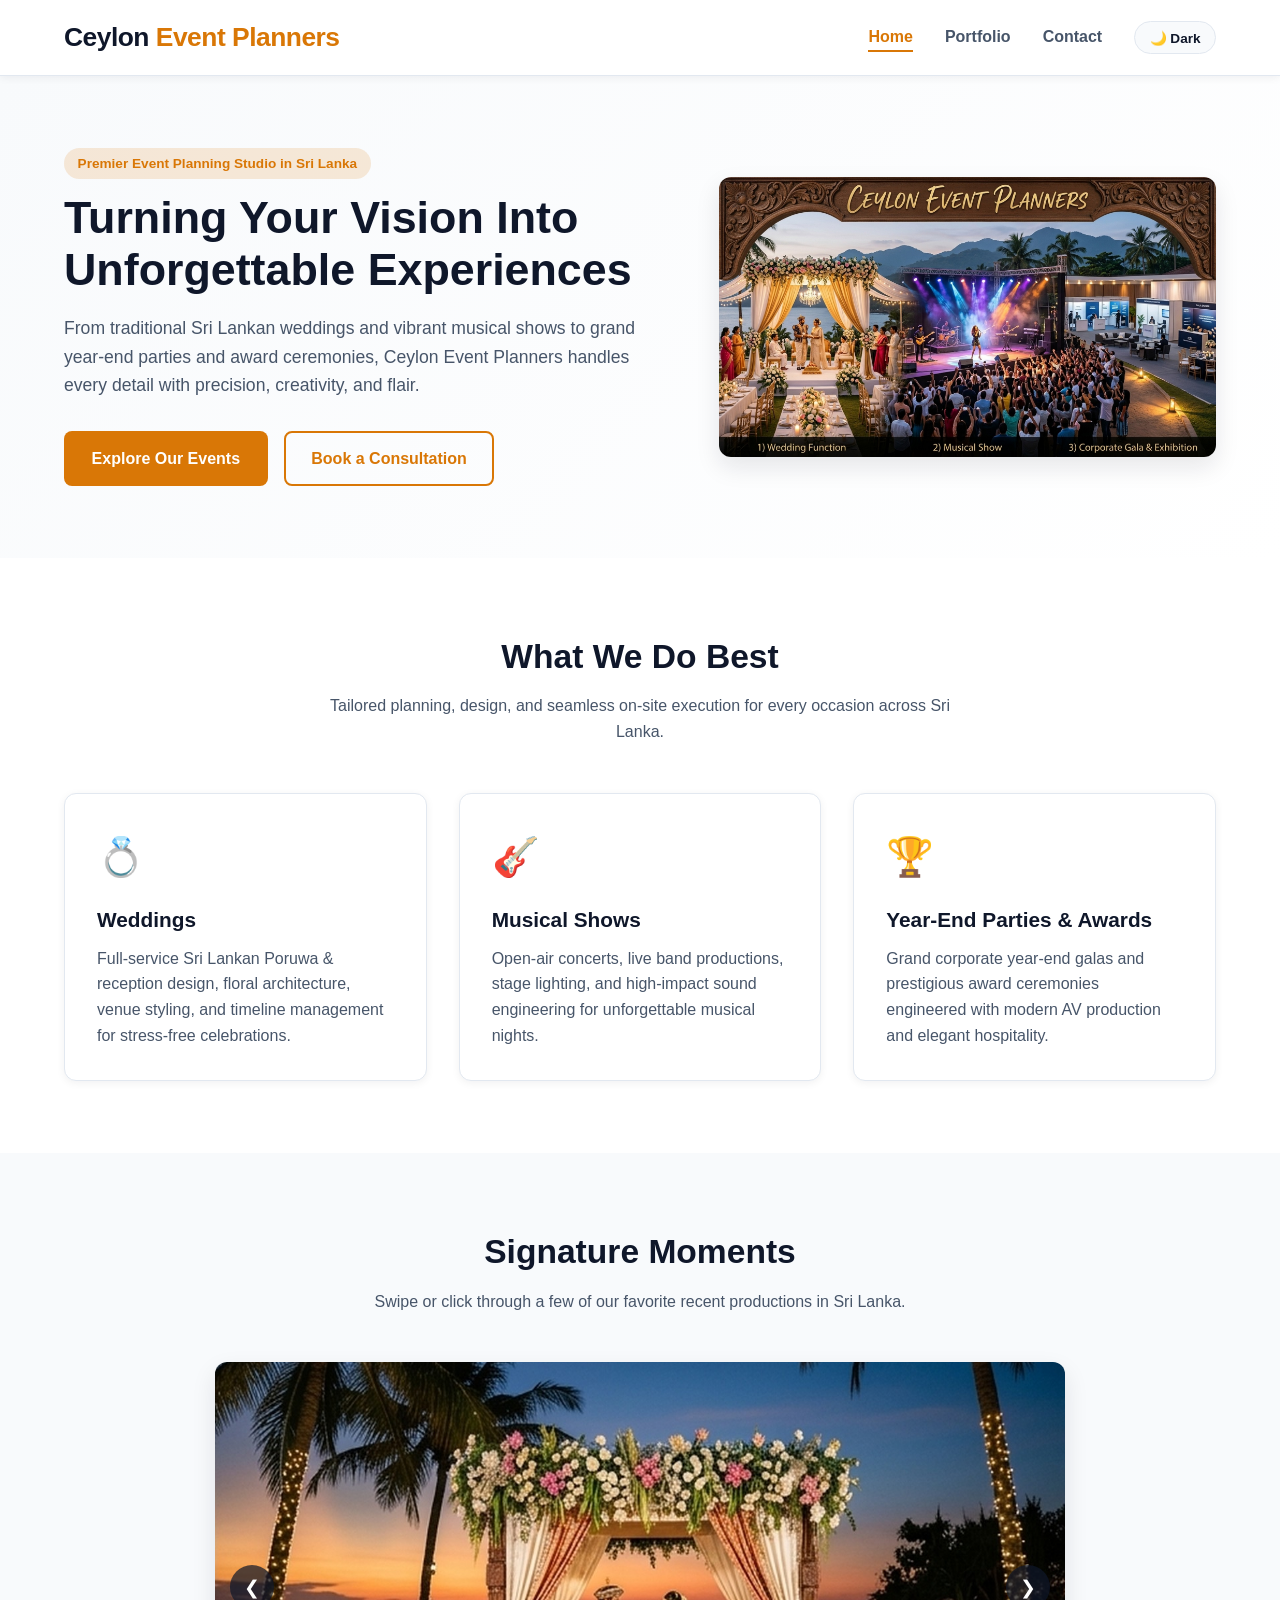
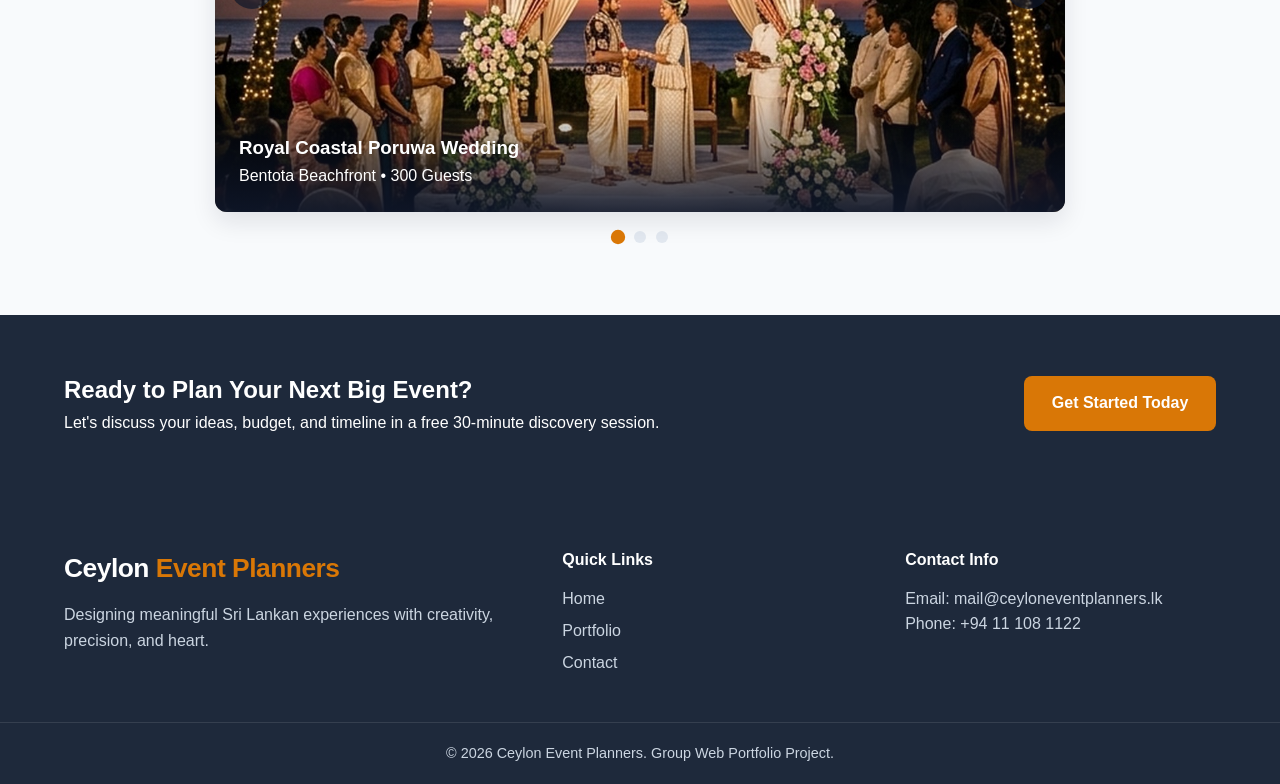
<file: index.html>
<!DOCTYPE html>
<html lang="en">
<head>
  <meta charset="UTF-8" />
  <meta name="viewport" content="width=device-width, initial-scale=1.0" />
  <title>Ceylon Event Planners | Bespoke Event Planning Portfolio</title>
  <link rel="stylesheet" href="css/style.css" />
</head>
<body>
  <header class="site-header">
    <div class="container nav-container">
      <a href="index.html" class="logo">Ceylon <span>Event Planners</span></a>
      <button class="menu-toggle" id="menuToggle" aria-label="Toggle navigation" aria-expanded="false">
        <span class="bar"></span>
        <span class="bar"></span>
        <span class="bar"></span>
      </button>
      <nav class="main-nav" id="mainNav">
        <ul>
          <li><a href="index.html" class="active">Home</a></li>
          <li><a href="portfolio.html">Portfolio</a></li>
          <li><a href="contact.html">Contact</a></li>
          <li><button id="themeToggle" class="theme-btn" aria-label="Toggle Dark Mode">🌙 Dark</button></li>
        </ul>
      </nav>
    </div>
  </header>

  <main>
    <!-- Hero Section -->
    <section class="hero">
      <div class="container hero-grid">
        <div class="hero-content fade-in">
          <span class="badge">Premier Event Planning Studio in Sri Lanka</span>
          <h1>Turning Your Vision Into Unforgettable Experiences</h1>
          <p>From traditional Sri Lankan weddings and vibrant musical shows to grand year-end parties and award ceremonies, Ceylon Event Planners handles every detail with precision, creativity, and flair.</p>
          <div class="hero-actions">
            <a href="portfolio.html" class="btn btn-primary">Explore Our Events</a>
            <a href="contact.html" class="btn btn-outline">Book a Consultation</a>
          </div>
        </div>
        <div class="hero-media fade-in">
          <img src="images/hero-banner.jpg" alt="Ceylon Event Planners Showcase" class="hero-img" />
        </div>
      </div>
    </section>

    <!-- Services Section -->
    <section class="services section-padding">
      <div class="container">
        <div class="section-header">
          <h2>What We Do Best</h2>
          <p>Tailored planning, design, and seamless on-site execution for every occasion across Sri Lanka.</p>
        </div>
        <div class="services-grid">
          <article class="card service-card">
            <div class="card-icon">💍</div>
            <h3>Weddings</h3>
            <p>Full-service Sri Lankan Poruwa &amp; reception design, floral architecture, venue styling, and timeline management for stress-free celebrations.</p>
          </article>
          <article class="card service-card">
            <div class="card-icon">🎸</div>
            <h3>Musical Shows</h3>
            <p>Open-air concerts, live band productions, stage lighting, and high-impact sound engineering for unforgettable musical nights.</p>
          </article>
          <article class="card service-card">
            <div class="card-icon">🏆</div>
            <h3>Year-End Parties &amp; Awards</h3>
            <p>Grand corporate year-end galas and prestigious award ceremonies engineered with modern AV production and elegant hospitality.</p>
          </article>
        </div>
      </div>
    </section>

    <!-- Interactive Highlight Slider Section (Wedding, Year-End Party, Musical Show) -->
    <section class="featured-slider section-padding bg-alt">
      <div class="container">
        <div class="section-header">
          <h2>Signature Moments</h2>
          <p>Swipe or click through a few of our favorite recent productions in Sri Lanka.</p>
        </div>
        <div class="slider-wrapper">
          <button class="slider-btn prev-btn" id="prevSlide" aria-label="Previous slide">&#10094;</button>
          <div class="slider-track" id="sliderTrack">
            <article class="slide active">
              <img src="images/wedding-gala.jpg" alt="Royal Coastal Poruwa Wedding" />
              <div class="slide-caption">
                <h3>Royal Coastal Poruwa Wedding</h3>
                <p>Bentota Beachfront &bull; 300 Guests</p>
              </div>
            </article>
            <article class="slide">
              <img src="images/year-end-party.jpg" alt="Colombo Grand Year-End Party" />
              <div class="slide-caption">
                <h3>Colombo Grand Year-End Party</h3>
                <p>Shangri-La Ballroom, Colombo &bull; 450 Guests</p>
              </div>
            </article>
            <article class="slide">
              <img src="images/musical-show.jpg" alt="Kandy Hills Live Musical Show" />
              <div class="slide-caption">
                <h3>Kandy Hills Live Musical Show</h3>
                <p>Kandy Open-Air Arena &bull; 2,500 Guests</p>
              </div>
            </article>
          </div>
          <button class="slider-btn next-btn" id="nextSlide" aria-label="Next slide">&#10095;</button>
        </div>
        <div class="slider-dots" id="sliderDots"></div>
      </div>
    </section>

    <!-- Call To Action -->
    <section class="cta-banner">
      <div class="container cta-flex">
        <div>
          <h2>Ready to Plan Your Next Big Event?</h2>
          <p>Let's discuss your ideas, budget, and timeline in a free 30-minute discovery session.</p>
        </div>
        <a href="contact.html" class="btn btn-primary">Get Started Today</a>
      </div>
    </section>
  </main>

  <footer class="site-footer">
    <div class="container footer-grid">
      <div>
        <a href="index.html" class="logo footer-logo">Ceylon <span>Event Planners</span></a>
        <p>Designing meaningful Sri Lankan experiences with creativity, precision, and heart.</p>
      </div>
      <div>
        <h4>Quick Links</h4>
        <ul>
          <li><a href="index.html">Home</a></li>
          <li><a href="portfolio.html">Portfolio</a></li>
          <li><a href="contact.html">Contact</a></li>
        </ul>
      </div>
      <div>
        <h4>Contact Info</h4>
        <p>Email: mail@ceyloneventplanners.lk</p>
        <p>Phone: +94 11 108 1122</p>
      </div>
    </div>
    <div class="footer-bottom">
      <p>&copy; 2026 Ceylon Event Planners. Group Web Portfolio Project.</p>
    </div>
  </footer>

  <script src="js/script.js"></script>
</body>
</html>
</file>
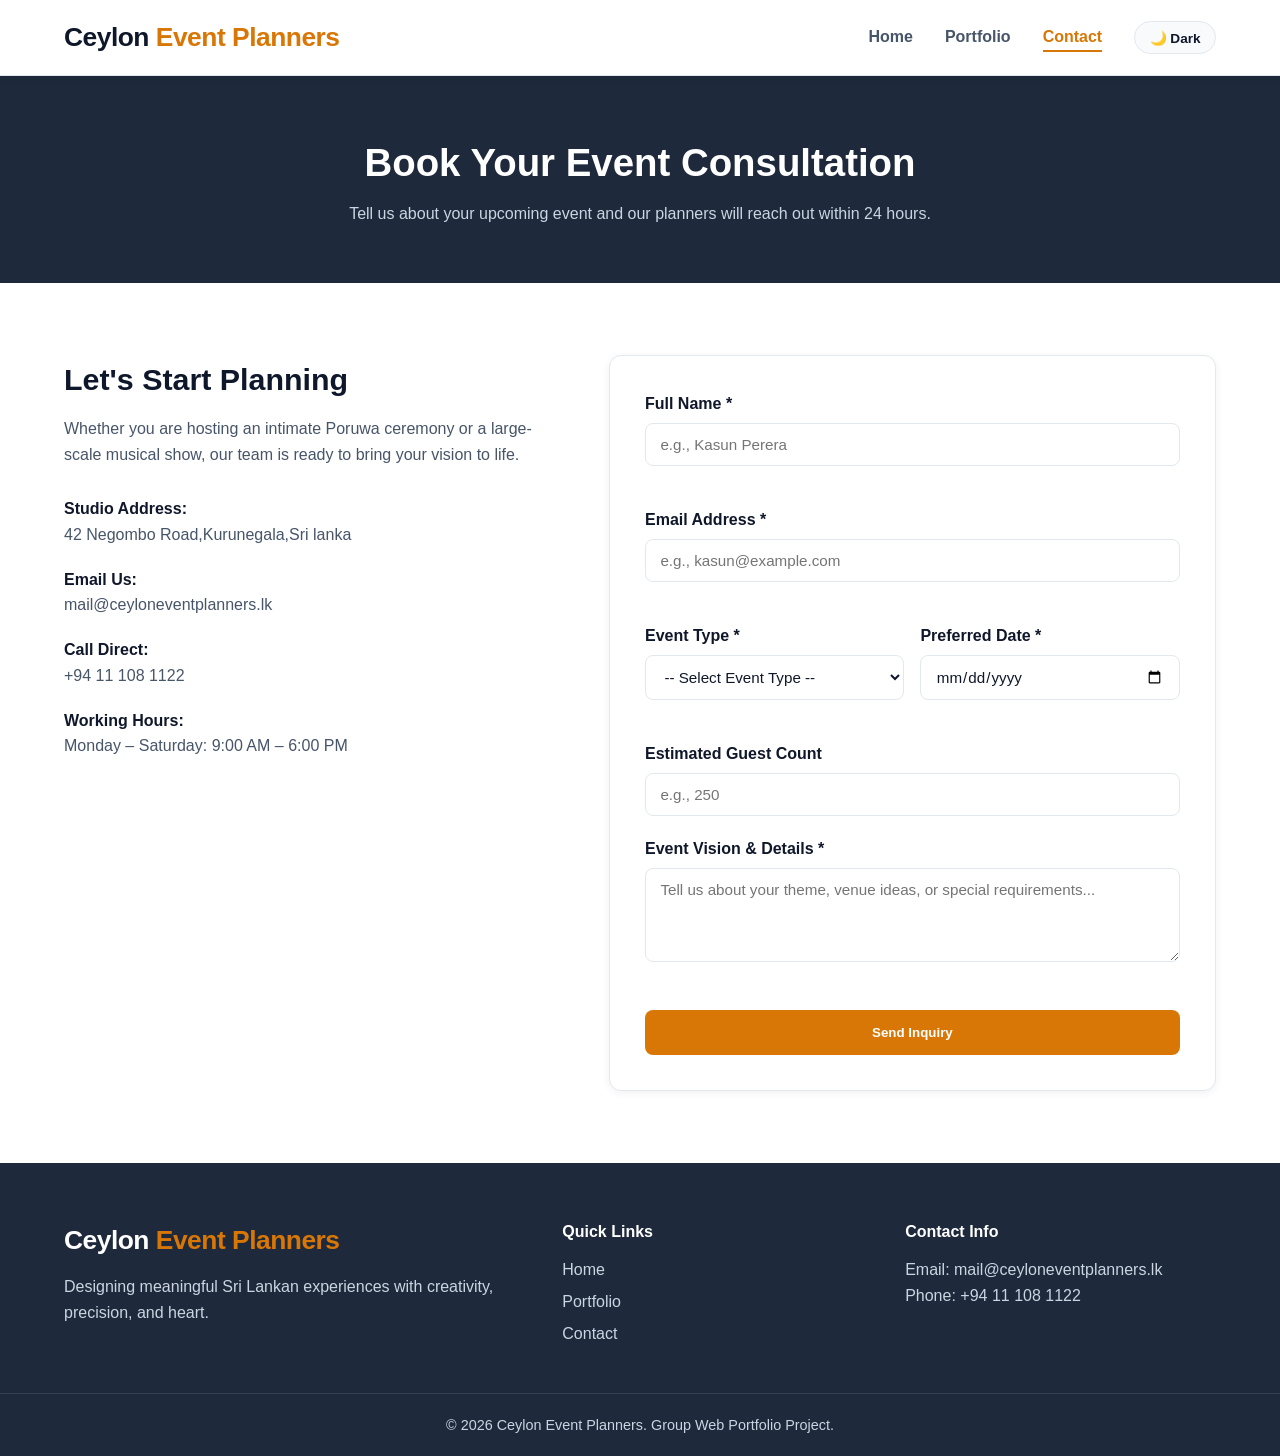
<file: contact.html>
<!DOCTYPE html>
<html lang="en">
<head>
  <meta charset="UTF-8" />
  <meta name="viewport" content="width=device-width, initial-scale=1.0" />
  <title>Contact Us | Ceylon Event Planners</title>
  <link rel="stylesheet" href="css/style.css" />
</head>
<body>
  <header class="site-header">
    <div class="container nav-container">
      <a href="index.html" class="logo">Ceylon <span>Event Planners</span></a>
      <button class="menu-toggle" id="menuToggle" aria-label="Toggle navigation" aria-expanded="false">
        <span class="bar"></span>
        <span class="bar"></span>
        <span class="bar"></span>
      </button>
      <nav class="main-nav" id="mainNav">
        <ul>
          <li><a href="index.html">Home</a></li>
          <li><a href="portfolio.html">Portfolio</a></li>
          <li><a href="contact.html" class="active">Contact</a></li>
          <li><button id="themeToggle" class="theme-btn" aria-label="Toggle Dark Mode">🌙 Dark</button></li>
        </ul>
      </nav>
    </div>
  </header>

  <main>
    <section class="page-banner">
      <div class="container">
        <h1>Book Your Event Consultation</h1>
        <p>Tell us about your upcoming event and our planners will reach out within 24 hours.</p>
      </div>
    </section>

    <section class="contact-section section-padding">
      <div class="container contact-grid">
        <article class="contact-info">
          <h2>Let's Start Planning</h2>
          <p>Whether you are hosting an intimate Poruwa ceremony or a large-scale musical show, our team is ready to bring your vision to life.</p>
          <div class="info-item">
            <strong>Studio Address:</strong>
            <p>42 Negombo Road,Kurunegala,Sri lanka</p>
          </div>
          <div class="info-item">
            <strong>Email Us:</strong>
            <p>mail@ceyloneventplanners.lk</p>
          </div>
          <div class="info-item">
            <strong>Call Direct:</strong>
            <p>+94 11 108 1122</p>
          </div>
          <div class="info-item">
            <strong>Working Hours:</strong>
            <p>Monday – Saturday: 9:00 AM – 6:00 PM</p>
          </div>
        </article>

       <article class="form-card">
  <form id="contactForm" novalidate>
    
    
    <div class="form-group">
      <label for="fullName">Full Name *</label>
      <input type="text" id="fullName" name="fullName" placeholder="e.g., Kasun Perera" required />
      <small class="error-msg" id="nameError"></small>
    </div>

    
    <div class="form-group">
      <label for="email">Email Address *</label>
      <input type="email" id="email" name="email" placeholder="e.g., kasun@example.com" required />
      <small class="error-msg" id="emailError" style="color: red; display: block; margin-top: 5px;"></small>
    </div>

    
    <div class="form-row">
      <div class="form-group">
        <label for="eventType">Event Type *</label>
        <select id="eventType" name="eventType" required>
          <option value="">-- Select Event Type --</option>
          <option value="Wedding">Wedding</option>
          <option value="Year-End Party">Year-End Party</option>
          <option value="Musical Show">Musical Show</option>
          <option value="Award Ceremony">Award Ceremony</option>
        </select>
        <small class="error-msg" id="typeError"></small>
      </div>

      <div class="form-group">
        <label for="eventDate">Preferred Date *</label>
        <input type="date" id="eventDate" name="eventDate" required />
        <small class="error-msg" id="dateError"></small>
      </div>
    </div>

    
    <div class="form-group">
      <label for="guests">Estimated Guest Count</label>
      <input type="number" id="guests" name="guests" min="10" max="5000" placeholder="e.g., 250" />
    </div>

   <div class="form-group">
      <label for="message">Event Vision &amp; Details *</label>
      <textarea id="message" name="message" rows="4" placeholder="Tell us about your theme, venue ideas, or special requirements..." required></textarea>
      <small class="error-msg" id="messageError"></small>
    </div>

    
    <button type="submit" class="btn btn-primary btn-block">Send Inquiry</button>
    <div class="form-success" id="formSuccess" role="status" aria-live="polite"></div>

 
  </form>
</article>
      </div>
    </section>
  </main>

  <footer class="site-footer">
    <div class="container footer-grid">
      <div>
        <a href="index.html" class="logo footer-logo">Ceylon <span>Event Planners</span></a>
        <p>Designing meaningful Sri Lankan experiences with creativity, precision, and heart.</p>
      </div>
      <div>
        <h4>Quick Links</h4>
        <ul>
          <li><a href="index.html">Home</a></li>
          <li><a href="portfolio.html">Portfolio</a></li>
          <li><a href="contact.html">Contact</a></li>
        </ul>
      </div>
      <div>
        <h4>Contact Info</h4>
        <p>Email: mail@ceyloneventplanners.lk</p>
        <p>Phone: +94 11 108 1122</p>
      </div>
    </div>
    <div class="footer-bottom">
      <p>&copy; 2026 Ceylon Event Planners. Group Web Portfolio Project.</p>
    </div>
  </footer>

  <script src="js/script.js"></script>
</body>
</html>
</file>
<file: css/style.css>
/* =========================================
   CSS Variables & Consistent Theme Setup
   ========================================= */
:root {
  --bg-color: #ffffff;
  --bg-alt: #f8fafc;
  --surface-color: #ffffff;
  --text-primary: #0f172a;
  --text-secondary: #475569;
  --primary-color: #d97706;
  --primary-hover: #b45309;
  --secondary-color: #1e293b;
  --border-color: #e2e8f0;
  --shadow-sm: 0 2px 8px rgba(15, 23, 42, 0.06);
  --shadow-md: 0 10px 25px rgba(15, 23, 42, 0.1);
  --radius: 12px;
  --transition: all 0.3s ease;
}

/* Dark Mode Theme */
body.dark-mode {
  --bg-color: #0f172a;
  --bg-alt: #1e293b;
  --surface-color: #1e293b;
  --text-primary: #f8fafc;
  --text-secondary: #cbd5e1;
  --primary-color: #f59e0b;
  --primary-hover: #fbbf24;
  --secondary-color: #020617;
  --border-color: #334155;
  --shadow-sm: 0 2px 8px rgba(0, 0, 0, 0.3);
  --shadow-md: 0 10px 25px rgba(0, 0, 0, 0.45);
}

/* Reset & Base Typography */
* {
  box-sizing: border-box;
  margin: 0;
  padding: 0;
}

body {
  font-family: 'Segoe UI', Roboto, Helvetica, Arial, sans-serif;
  background-color: var(--bg-color);
  color: var(--text-primary);
  line-height: 1.6;
  transition: background-color 0.3s ease, color 0.3s ease;
}

img {
  max-width: 100%;
  display: block;
}

a {
  text-decoration: none;
  color: inherit;
}

ul {
  list-style: none;
}

.container {
  width: 90%;
  max-width: 1200px;
  margin: 0 auto;
}

.section-padding {
  padding: 4.5rem 0;
}

.bg-alt {
  background-color: var(--bg-alt);
}

/* =========================================
   Header & Responsive Navigation (Flexbox)
   ========================================= */
.site-header {
  background-color: var(--surface-color);
  border-bottom: 1px solid var(--border-color);
  position: sticky;
  top: 0;
  z-index: 1000;
  box-shadow: var(--shadow-sm);
}

.nav-container {
  display: flex;
  justify-content: space-between;
  align-items: center;
  height: 75px;
}

.logo {
  font-size: 1.65rem;
  font-weight: 800;
  color: var(--text-primary);
  letter-spacing: -0.5px;
}

.logo span {
  color: var(--primary-color);
}

.main-nav ul {
  display: flex;
  align-items: center;
  gap: 2rem;
}

.main-nav a {
  font-weight: 600;
  color: var(--text-secondary);
  padding: 0.4rem 0;
  position: relative;
  transition: var(--transition);
}

.main-nav a:hover,
.main-nav a.active {
  color: var(--primary-color);
}

.main-nav a.active::after {
  content: '';
  position: absolute;
  bottom: 0;
  left: 0;
  width: 100%;
  height: 2px;
  background-color: var(--primary-color);
}

.theme-btn {
  background: var(--bg-alt);
  border: 1px solid var(--border-color);
  color: var(--text-primary);
  padding: 0.45rem 0.9rem;
  border-radius: 20px;
  cursor: pointer;
  font-weight: 600;
  font-size: 0.85rem;
  transition: var(--transition);
}

.theme-btn:hover {
  border-color: var(--primary-color);
}

/* Hamburger Menu Button (Hidden on Desktop) */
.menu-toggle {
  display: none;
  flex-direction: column;
  gap: 5px;
  background: none;
  border: none;
  cursor: pointer;
}

.menu-toggle .bar {
  width: 26px;
  height: 3px;
  background-color: var(--text-primary);
  border-radius: 3px;
  transition: var(--transition);
}

/* =========================================
   Buttons & Badges
   ========================================= */
.btn {
  display: inline-block;
  padding: 0.8rem 1.6rem;
  border-radius: 8px;
  font-weight: 600;
  cursor: pointer;
  transition: var(--transition);
  border: 2px solid transparent;
  text-align: center;
}

.btn-primary {
  background-color: var(--primary-color);
  color: #ffffff;
}

.btn-primary:hover {
  background-color: var(--primary-hover);
  transform: translateY(-2px);
}

.btn-outline {
  border-color: var(--primary-color);
  color: var(--primary-color);
  background: transparent;
}

.btn-outline:hover {
  background-color: var(--primary-color);
  color: #ffffff;
}

.btn-block {
  width: 100%;
}

.badge {
  display: inline-block;
  background-color: rgba(217, 119, 6, 0.15);
  color: var(--primary-color);
  padding: 0.3rem 0.85rem;
  border-radius: 20px;
  font-size: 0.85rem;
  font-weight: 700;
  margin-bottom: 0.8rem;
}

/* =========================================
   Hero Section & Keyframe Animation
   ========================================= */
.hero {
  padding: 4.5rem 0;
  background: linear-gradient(135deg, var(--bg-alt) 0%, var(--bg-color) 100%);
}

.hero-grid {
  display: grid;
  grid-template-columns: 1.1fr 0.9fr;
  gap: 3rem;
  align-items: center;
}

.hero-content h1 {
  font-size: 2.8rem;
  line-height: 1.15;
  margin-bottom: 1.2rem;
}

.hero-content p {
  font-size: 1.1rem;
  color: var(--text-secondary);
  margin-bottom: 2rem;
}

.hero-actions {
  display: flex;
  gap: 1rem;
  flex-wrap: wrap;
}

.hero-img {
  border-radius: var(--radius);
  box-shadow: var(--shadow-md);
  transition: transform 0.4s ease;
}

.hero-img:hover {
  transform: scale(1.02);
}

@keyframes fadeInUp {
  from {
    opacity: 0;
    transform: translateY(20px);
  }
  to {
    opacity: 1;
    transform: translateY(0);
  }
}

.fade-in {
  animation: fadeInUp 0.8s ease forwards;
}

/* =========================================
   Services & Cards (CSS Grid)
   ========================================= */
.section-header {
  text-align: center;
  max-width: 650px;
  margin: 0 auto 3rem;
}

.section-header h2 {
  font-size: 2.1rem;
  margin-bottom: 0.6rem;
}

.section-header p {
  color: var(--text-secondary);
}

.services-grid {
  display: grid;
  grid-template-columns: repeat(3, 1fr);
  gap: 2rem;
}

.card {
  background-color: var(--surface-color);
  border: 1px solid var(--border-color);
  border-radius: var(--radius);
  padding: 2rem;
  box-shadow: var(--shadow-sm);
  transition: var(--transition);
}

.service-card:hover {
  transform: translateY(-6px);
  box-shadow: var(--shadow-md);
  border-color: var(--primary-color);
}

.card-icon {
  font-size: 2.4rem;
  margin-bottom: 1rem;
}

.service-card h3 {
  margin-bottom: 0.6rem;
  font-size: 1.3rem;
}

.service-card p {
  color: var(--text-secondary);
}

/* =========================================
   Interactive Image Slider
   ========================================= */
.slider-wrapper {
  position: relative;
  max-width: 850px;
  margin: 0 auto;
  overflow: hidden;
  border-radius: var(--radius);
  box-shadow: var(--shadow-md);
}

.slide {
  display: none;
  position: relative;
}

.slide.active {
  display: block;
  animation: fadeInUp 0.5s ease;
}

.slide img {
  width: 100%;
  height: 450px;
  object-fit: cover;
}

.slide-caption {
  position: absolute;
  bottom: 0;
  left: 0;
  right: 0;
  background: linear-gradient(transparent, rgba(15, 23, 42, 0.9));
  color: #ffffff;
  padding: 2rem 1.5rem 1.5rem;
}

.slider-btn {
  position: absolute;
  top: 50%;
  transform: translateY(-50%);
  background: rgba(15, 23, 42, 0.7);
  color: #ffffff;
  border: none;
  width: 44px;
  height: 44px;
  border-radius: 50%;
  font-size: 1.2rem;
  cursor: pointer;
  z-index: 10;
  transition: var(--transition);
}

.slider-btn:hover {
  background: var(--primary-color);
}

.prev-btn { left: 15px; }
.next-btn { right: 15px; }

.slider-dots {
  display: flex;
  justify-content: center;
  gap: 0.6rem;
  margin-top: 1.2rem;
}

.dot {
  width: 12px;
  height: 12px;
  border-radius: 50%;
  background: var(--border-color);
  cursor: pointer;
  border: none;
  transition: var(--transition);
}

.dot.active {
  background: var(--primary-color);
  transform: scale(1.2);
}

/* =========================================
   CTA Banner & Page Banner
   ========================================= */
.cta-banner {
  background-color: var(--secondary-color);
  color: #ffffff;
  padding: 3.5rem 0;
}

.cta-flex {
  display: flex;
  justify-content: space-between;
  align-items: center;
  gap: 2rem;
  flex-wrap: wrap;
}

.page-banner {
  background-color: var(--secondary-color);
  color: #ffffff;
  padding: 3.5rem 0;
  text-align: center;
}

.page-banner h1 {
  font-size: 2.4rem;
  margin-bottom: 0.5rem;
}

.page-banner p {
  color: #cbd5e1;
}

/* =========================================
   Portfolio Grid, Filters & Modal
   ========================================= */
.filter-bar {
  display: flex;
  justify-content: center;
  flex-wrap: wrap;
  gap: 0.75rem;
  margin-bottom: 2.5rem;
}

.filter-btn {
  padding: 0.55rem 1.25rem;
  border-radius: 25px;
  border: 1px solid var(--border-color);
  background: var(--surface-color);
  color: var(--text-primary);
  font-weight: 600;
  cursor: pointer;
  transition: var(--transition);
}

.filter-btn:hover,
.filter-btn.active {
  background: var(--primary-color);
  color: #ffffff;
  border-color: var(--primary-color);
}

.portfolio-grid {
  display: grid;
  grid-template-columns: repeat(3, 1fr);
  gap: 2rem;
}

.portfolio-card {
  background: var(--surface-color);
  border: 1px solid var(--border-color);
  border-radius: var(--radius);
  overflow: hidden;
  box-shadow: var(--shadow-sm);
  transition: var(--transition);
  display: flex;
  flex-direction: column;
}

.portfolio-card:hover {
  transform: translateY(-6px);
  box-shadow: var(--shadow-md);
}

.portfolio-card img {
  width: 100%;
  height: 210px;
  object-fit: cover;
}

.portfolio-card-body {
  padding: 1.5rem;
  flex-grow: 1;
  display: flex;
  flex-direction: column;
}

.portfolio-card-body h3 {
  margin-bottom: 0.4rem;
  font-size: 1.25rem;
}

.portfolio-meta {
  font-size: 0.85rem;
  color: var(--text-secondary);
  margin-bottom: 0.8rem;
}

.portfolio-card-body p {
  color: var(--text-secondary);
  font-size: 0.95rem;
  margin-bottom: 1.2rem;
  flex-grow: 1;
}

/* Modal Popup */
.modal-overlay {
  display: none;
  position: fixed;
  inset: 0;
  background: rgba(15, 23, 42, 0.75);
  z-index: 2000;
  align-items: center;
  justify-content: center;
  padding: 1rem;
}

.modal-overlay.open {
  display: flex;
}

.modal-box {
  background: var(--surface-color);
  color: var(--text-primary);
  max-width: 650px;
  width: 100%;
  border-radius: var(--radius);
  overflow: hidden;
  position: relative;
  box-shadow: var(--shadow-md);
  animation: fadeInUp 0.35s ease;
  max-height: 90vh;
  overflow-y: auto;
}

.modal-close {
  position: absolute;
  top: 12px;
  right: 15px;
  background: rgba(15, 23, 42, 0.8);
  color: #ffffff;
  border: none;
  width: 36px;
  height: 36px;
  border-radius: 50%;
  font-size: 1.5rem;
  cursor: pointer;
}

.modal-img {
  width: 100%;
  height: 260px;
  object-fit: cover;
}

.modal-body {
  padding: 1.8rem;
}

.modal-meta {
  color: var(--text-secondary);
  font-size: 0.9rem;
  margin-bottom: 1rem;
}

.highlights-list {
  list-style: disc;
  margin: 0.6rem 0 1.5rem 1.4rem;
  color: var(--text-secondary);
}

/* =========================================
   Contact Form & Validation Styles
   ========================================= */
.contact-grid {
  display: grid;
  grid-template-columns: 0.9fr 1.1fr;
  gap: 3rem;
}

.contact-info h2 {
  font-size: 1.9rem;
  margin-bottom: 0.8rem;
}

.contact-info > p {
  color: var(--text-secondary);
  margin-bottom: 1.8rem;
}

.info-item {
  margin-bottom: 1.2rem;
}

.info-item p {
  color: var(--text-secondary);
}

.form-card {
  background: var(--surface-color);
  border: 1px solid var(--border-color);
  border-radius: var(--radius);
  padding: 2.2rem;
  box-shadow: var(--shadow-sm);
}

.form-row {
  display: grid;
  grid-template-columns: 1fr 1fr;
  gap: 1rem;
}

.form-group {
  margin-bottom: 1.25rem;
}

.form-group label {
  display: block;
  font-weight: 600;
  margin-bottom: 0.4rem;
}

.form-group input,
.form-group select,
.form-group textarea {
  width: 100%;
  padding: 0.75rem 0.9rem;
  border: 1px solid var(--border-color);
  border-radius: 8px;
  background: var(--bg-color);
  color: var(--text-primary);
  font-family: inherit;
  font-size: 0.95rem;
  transition: var(--transition);
}

.form-group input:focus,
.form-group select:focus,
.form-group textarea:focus {
  outline: none;
  border-color: var(--primary-color);
}

.form-group input.invalid,
.form-group select.invalid,
.form-group textarea.invalid {
  border-color: #dc2626;
}

.error-msg {
  color: #dc2626;
  font-size: 0.82rem;
  display: block;
  margin-top: 0.3rem;
  min-height: 1rem;
}

.form-success {
  margin-top: 1rem;
  padding: 0.9rem;
  border-radius: 8px;
  background-color: rgba(16, 185, 129, 0.15);
  color: #059669;
  font-weight: 600;
  display: none;
}

.form-success.visible {
  display: block;
}

/* =========================================
   Footer
   ========================================= */
.site-footer {
  background-color: var(--secondary-color);
  color: #cbd5e1;
  padding-top: 3.5rem;
}

.footer-grid {
  display: grid;
  grid-template-columns: 1.5fr 1fr 1fr;
  gap: 2rem;
  padding-bottom: 2.5rem;
}

.footer-logo {
  color: #ffffff;
  display: inline-block;
  margin-bottom: 0.8rem;
}

.site-footer h4 {
  color: #ffffff;
  margin-bottom: 0.8rem;
}

.site-footer ul li {
  margin-bottom: 0.4rem;
}

.site-footer ul a:hover {
  color: var(--primary-color);
}

.footer-bottom {
  border-top: 1px solid rgba(255, 255, 255, 0.1);
  text-align: center;
  padding: 1.2rem 0;
  font-size: 0.9rem;
}

/* =========================================
   Responsive Media Queries (Tablet & Mobile)
   ========================================= */
@media (max-width: 992px) {
  .hero-grid,
  .contact-grid {
    grid-template-columns: 1fr;
  }

  .services-grid,
  .portfolio-grid {
    grid-template-columns: repeat(2, 1fr);
  }
}

@media (max-width: 768px) {
  .menu-toggle {
    display: flex;
  }

  .main-nav {
    position: absolute;
    top: 75px;
    left: 0;
    right: 0;
    background: var(--surface-color);
    border-bottom: 1px solid var(--border-color);
    display: none;
    padding: 1.2rem 0;
    box-shadow: var(--shadow-md);
  }

  .main-nav.open {
    display: block;
  }

  .main-nav ul {
    flex-direction: column;
    gap: 1rem;
  }

  .services-grid,
  .portfolio-grid,
  .footer-grid,
  .form-row {
    grid-template-columns: 1fr;
  }

  .hero-content h1 {
    font-size: 2.1rem;
  }

  .slide img {
    height: 300px;
  }
}
</file>
